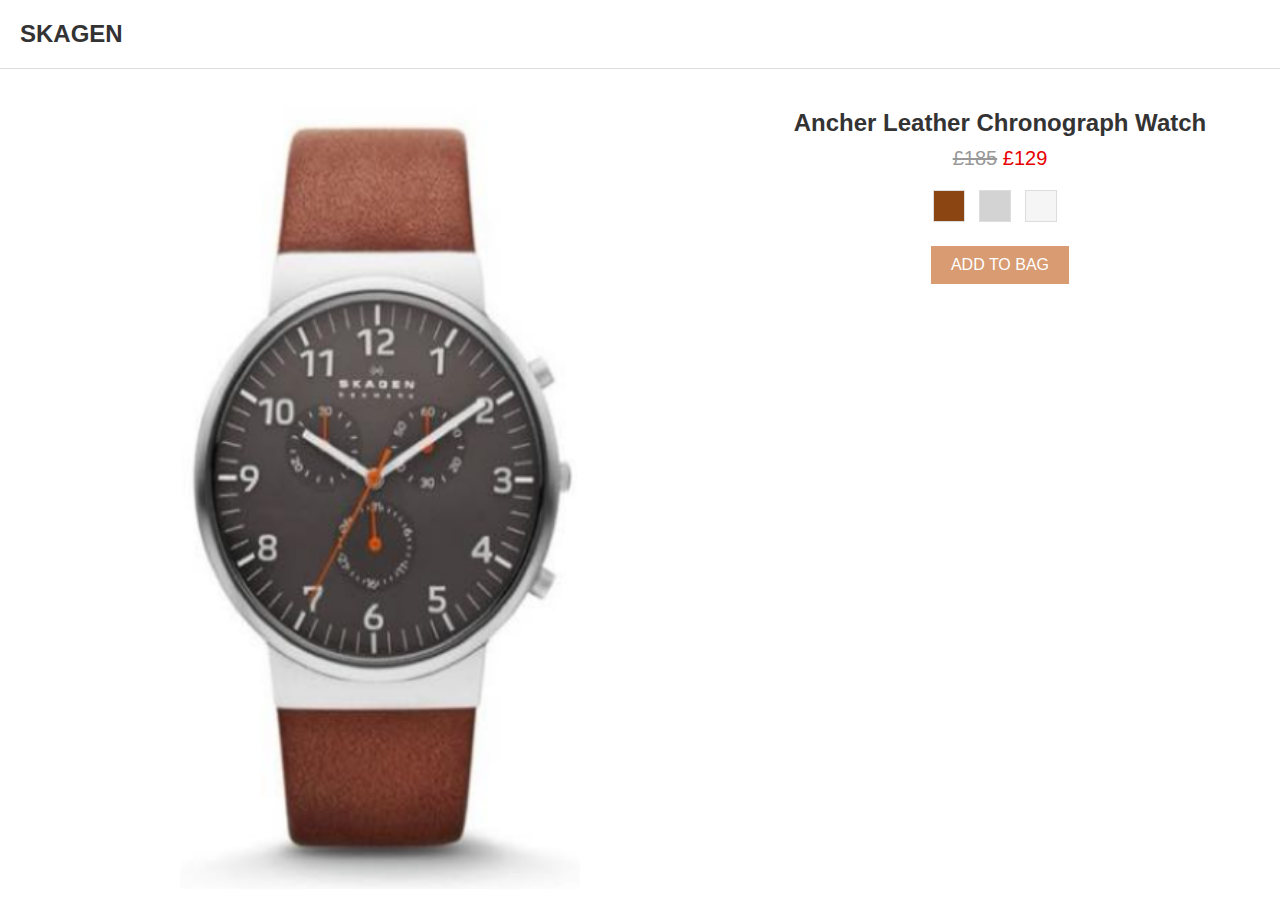
<file: index.html>
<!DOCTYPE html>
<html lang="en">
<head>
    <meta charset="UTF-8">
    <meta name="viewport" content="width=device-width, initial-scale=1.0">
    <title>Document</title>
    <link rel="stylesheet" href="style.css">
</head>
</html>
 <body>
  <div class="header">
   <div class="logo">SKAGEN</div>
   <div class="menu">
   </div>
  </div>
  <div class="container">
   <div class="main-panel">
    <img alt="" height="800" src="1.png" width="400"/>
   </div>
   <div class="right-panel">
    <h1>Ancher Leather Chronograph Watch</h1>
    <div class="price">
     <span class="original-price">£185</span>
     <span class="discounted-price">£129</span>
    </div>
    <div class="color-options">
     <div style="background-color: #8b4513;">
     </div>
     <div style="background-color: #d3d3d3;">
     </div>
     <div style="background-color: #f5f5f5;">
     </div>
    </div>
    <button class="add-to-bag">ADD TO BAG</button>
   </div>
  </div>
 </body>
</html>
</file>
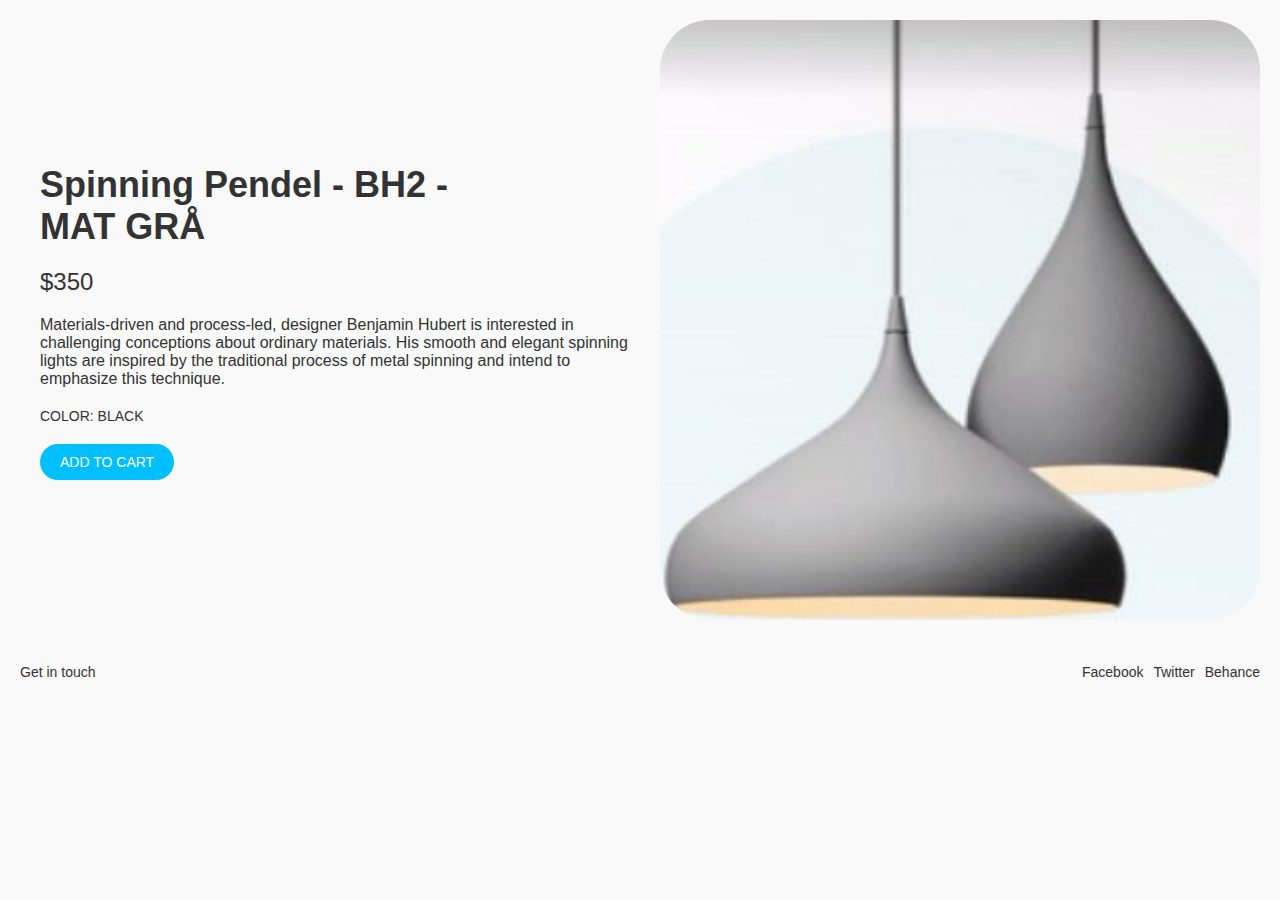
<file: index2.html>
<!DOCTYPE html>
<html lang="en">
<head>
    <meta charset="UTF-8">
    <meta name="viewport" content="width=device-width, initial-scale=1.0">
    <title>Document</title>
    <link rel="stylesheet" href="style2.css">
</head>
</html>
 <body>
  <div class="container">
   <div class="left-section">
    <div class="title">Spinning Pendel - BH2 -<br> MAT GRÅ</div>
    <div class="price">$350</div>
    <div class="description">Materials-driven and process-led, designer Benjamin Hubert is interested in challenging conceptions about ordinary materials. His smooth and elegant spinning lights are inspired by the traditional process of metal spinning and intend to emphasize this technique.</div>
    <div class="color">COLOR: BLACK</div>
    <div class="add-to-cart">
     <button>ADD TO CART</button>
    </div>
   </div>
   <div class="right-section">
    <img alt="" height="600" src="2.png" width="600"/>
   </div>
  </div>
  <div class="footer">
   <div>Get in touch</div>
   <div class="social">
    <a href="#">Facebook</a>
    <a href="#">Twitter</a>
    <a href="#">Behance</a>
   </div>
  </div>
 </body>
</html>
</file>
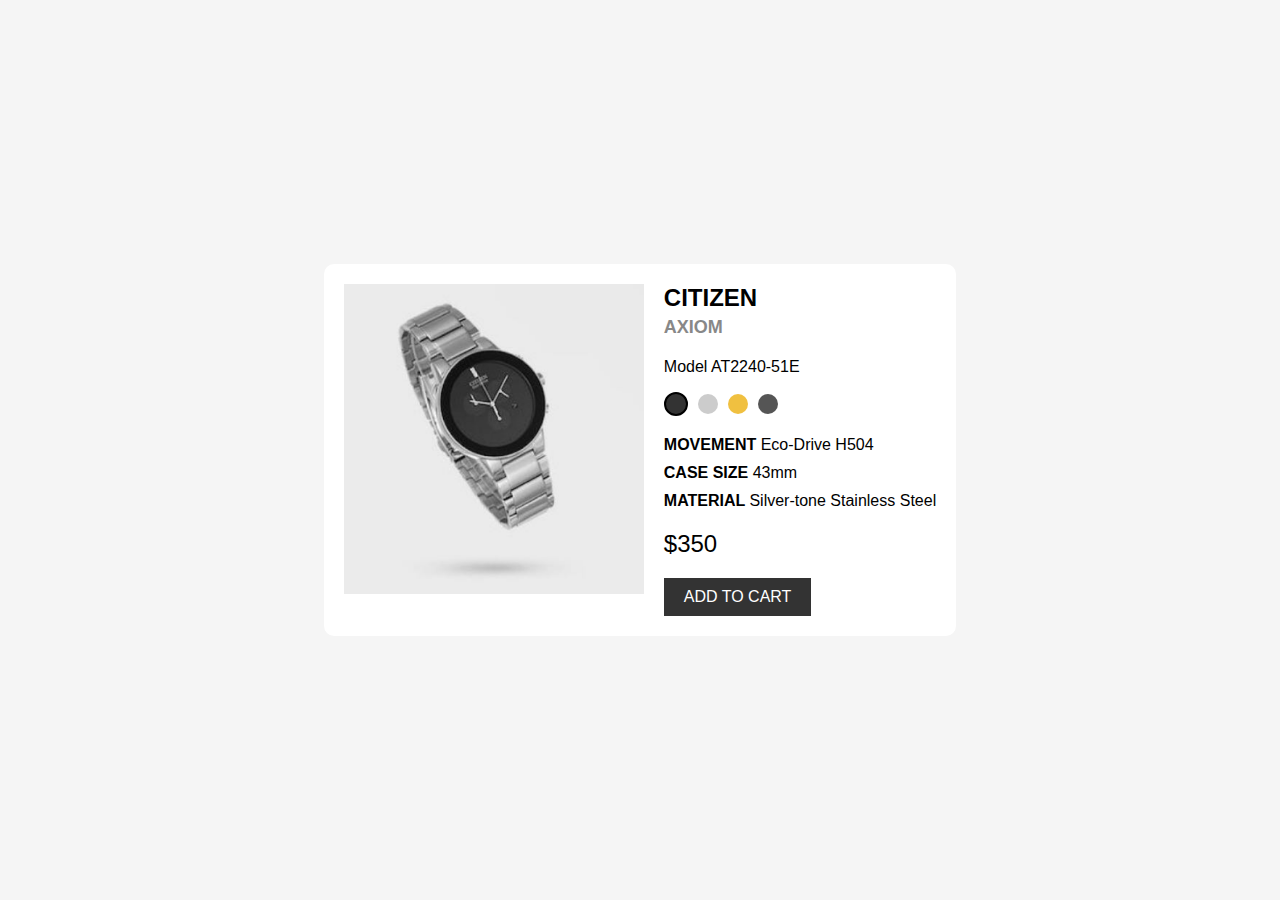
<file: index3.html>
<!DOCTYPE html>
<html lang="en">
<head>
    <meta charset="UTF-8">
    <meta name="viewport" content="width=device-width, initial-scale=1.0">
    <title>Document</title>
    <link rel="stylesheet" href="style3.css">
</head>
</html>
 <body>
  <div class="container">
   <div class="image-section">
    <img alt="" height="300" src="3.png" width="300"/>
   </div>
   <div class="details-section">
    <h1>CITIZEN</h1>
    <h2>AXIOM</h2>
    <p>Model AT2240-51E</p>
    <div class="color-options">
     <div class="color selected" style="background-color: #333;">
     </div>
     <div class="color" style="background-color: #ccc;">
     </div>
     <div class="color" style="background-color: #f0c040;">
     </div>
     <div class="color" style="background-color: #555;">
     </div>
    </div>
    <div class="specs">
     <div><strong>MOVEMENT  </strong>Eco-Drive H504</div>
     <div><strong>CASE SIZE  </strong>43mm</div>
     <div><strong>MATERIAL  </strong>Silver-tone Stainless Steel</div>
    </div>
    <div class="price">$350</div>
    <div class="add-to-cart">
     <button>ADD TO CART</button>
    </div>
   </div>
  </div>
 </body>
</html>
</file>
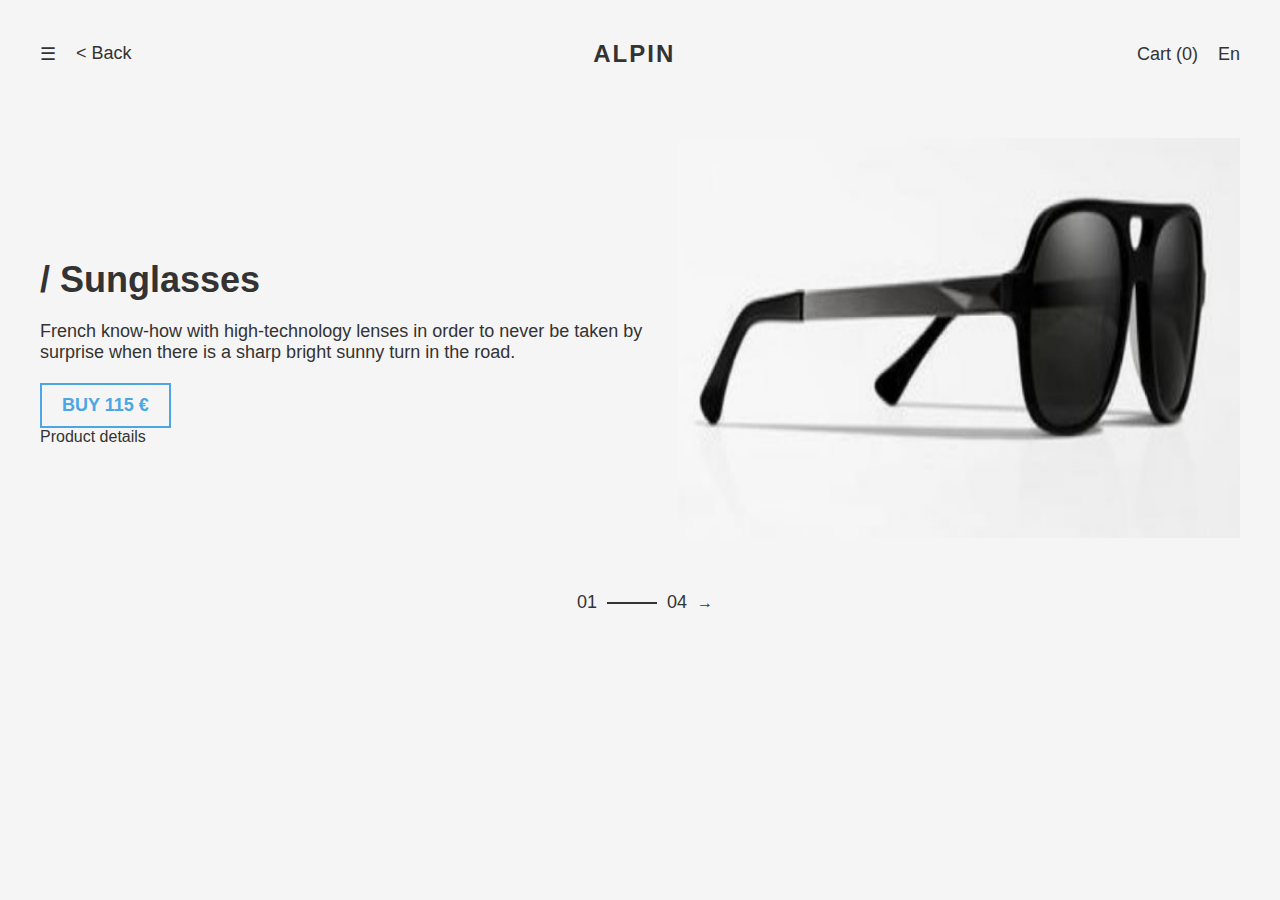
<file: index4.html>
<!DOCTYPE html>
<html lang="en">
<head>
    <meta charset="UTF-8">
    <meta name="viewport" content="width=device-width, initial-scale=1.0">
    <title>Document</title>
    <link rel="stylesheet" href="style4.css">
</head>
</html>
 <body>
  <div class="container">
   <header class="header">
    <ul>
     <li>☰</li>
     <li>< Back</li>
    </ul>
    <div class="logo">ALPIN</div>
    <ul>
     <li>Cart (0)</li>
     <li>En</li>
    </ul>
   </header>
   <section class="product">
    <div class="product-details">
     <h1>/ Sunglasses</h1>
     <p>French know-how with high-technology lenses in order to never be taken by surprise when there is a sharp bright sunny turn in the road.</p>
     <a class="price-button" href="#">BUY 115 €</a>
     <div class="product-details-link">Product details</div>
    </div>
    <div class="product-image">
     <img alt="" height="400" src="4.png" width="600"/>
    </div>
   </section>
   <div class="pagination">
    <span>01</span>
    <div class="line">
    </div>
    <span>04</span>
    <div class="arrow">→</div>
   </div>
  </div>
 </body>
</html>
</file>
<file: style.css>
body {
        text-align: center;
         font-family: 'Arial', sans-serif;
         margin: 0;
         padding: 0;
         background-color: #fff;
         color: #333;
     }
     .container {
         display: flex;
         justify-content: space-between;
         padding: 20px;
     }
     .main-panel {
         width: 60%;
         text-align: center;
     }
     .right-panel {
         width: 40%;
         padding: 20px;
     }
     .right-panel h1 {
         font-size: 24px;
         margin: 0;
     }
     .right-panel .price {
         font-size: 20px;
         margin: 10px 0;
     }
     .right-panel .price .original-price {
         text-decoration: line-through;
         color: #999;
     }
     .right-panel .price .discounted-price {
         color: #e60000;
     }
     .right-panel .color-options {
         margin: 20px 0;
     }
     .right-panel .color-options div {
         display: inline-block;
         width: 30px;
         height: 30px;
         margin-right: 10px;
         border: 1px solid #ddd;
     }
     .right-panel .add-to-bag {
         background-color: #d89b72;
         color: #fff;
         padding: 10px 20px;
         border: none;
         cursor: pointer;
         font-size: 16px;
     }
     .right-panel .share {
         margin-top: 20px;
     }
     .header {
         display: flex;
         justify-content: space-between;
         padding: 20px;
         border-bottom: 1px solid #ddd;
     }
     .header .logo {
         font-size: 24px;
         font-weight: bold;
     }
     .header .menu {
         display: flex;
         align-items: center;
     }
     .header .menu i {
         margin-left: 20px;
     }
</file>
<file: style2.css>
body {
        font-family: 'Franklin Gothic Medium', 'Arial Narrow', Arial, sans-serif;
         margin: 0;
         padding: 0;
         background-color: #f9f9f9;
         color: #333;
     }
     .container {
         display: flex;
         justify-content: space-between;
         align-items: center;
         padding: 20px;
     }
     .left-section {
         width: 50%;
         padding: 20px;
     }
     .right-section {
         width: 50%;
         text-align: center;
     }
     .right-section img {
        border-radius: 50px;
     }
     .title {
         font-size: 36px;
         font-weight: bold;
         margin-bottom: 20px;
     }
     .price {
         font-size: 24px;
         margin-bottom: 20px;
     }
     .description {
         font-size: 16px;
         margin-bottom: 20px;
     }
     .color {
         font-size: 14px;
         margin-bottom: 20px;
     }
     .add-to-cart {
         display: flex;
         align-items: center;
     }
     .add-to-cart button {
        border-radius: 25px;
         background-color: #00bfff;
         color: white;
         border: none;
         padding: 10px 20px;
         font-size: 14px;
         margin-right: 10px;
     }
     .footer {
         display: flex;
         justify-content: space-between;
         padding: 20px;
         font-size: 14px;
     }
     .footer .social {
         display: flex;
         gap: 10px;
     }
     .footer .social a {
         color: #333;
         text-decoration: none;
     }
</file>
<file: style3.css>
body {
         font-family: Arial, sans-serif;
         background-color: #f5f5f5;
         margin: 0;
         padding: 0;
         display: flex;
         justify-content: center;
         align-items: center;
         height: 100vh;
     }
     .container {
         display: flex;
         background-color: #fff;
         padding: 20px;
         border-radius: 10px;
     }
     .image-section {
         display: flex;
         flex-direction: column;
         align-items: center;
         margin-right: 20px;
     }
     .image-section img {
         width: 300px;
         height: auto;
     }
     .details-section h1 {
         font-size: 24px;
         margin: 0;
     }
     .details-section h2 {
         font-size: 18px;
         color: #888;
         margin: 5px 0 20px;
     }
     .details-section .color-options {
         display: flex;
         align-items: center;
         margin-bottom: 20px;
     }
     .color-options div {
         width: 20px;
         height: 20px;
         border-radius: 50%;
         margin-right: 10px;
     }
     .color-options .selected {
         border: 2px solid #000;
     }
     .details-section .specs {
         margin-bottom: 20px;
     }
     .specs div {
         margin-bottom: 10px;
     }
     .details-section .price {
         font-size: 24px;
         margin-bottom: 20px;
     }
     .details-section .add-to-cart {
         display: flex;
         align-items: center;
     }
     .add-to-cart button {
         background-color: #333;
         color: #fff;
         border: none;
         padding: 10px 20px;
         font-size: 16px;
         margin-right: 10px;
     }
</file>
<file: style4.css>
body {
         font-family: Arial, sans-serif;
         margin: 0;
         padding: 0;
         background-color: #f5f5f5;
         color: #333;
     }
     .container {
         max-width: 1200px;
         margin: 0 auto;
         padding: 20px;
     }
     .header {
         display: flex;
         justify-content: space-between;
         align-items: center;
         padding: 20px 0;
     }
     .header ul {
         list-style: none;
         padding: 0;
         margin: 0;
         display: flex;
         gap: 20px;
     }
     .header li {
         font-size: 18px;
         color: #333;
     }
     .header .logo {
         font-size: 24px;
         font-weight: bold;
         letter-spacing: 2px;
     }
     .product {
         display: flex;
         justify-content: space-between;
         align-items: center;
         margin-top: 50px;
     }
     .product-details h1 {
         font-size: 36px;
         font-weight: bold;
         margin-bottom: 20px;
     }
     .product-details p {
         font-size: 18px;
         margin-bottom: 20px;
     }
     .product-details .price-button {
         display: inline-block;
         padding: 10px 20px;
         border: 2px solid #4ca6e3;
         color: #4ca6e3;
         text-decoration: none;
         font-size: 18px;
         font-weight: bold;
     }
     .product-image {
         max-width: 600px;
     }
     .product-image img {
         width: 100%;
     }
     .pagination {
         display: flex;
         justify-content: center;
         align-items: center;
         margin-top: 50px;
     }
     .pagination span {
         font-size: 18px;
         margin: 0 10px;
     }
     .pagination .line {
         width: 50px;
         height: 2px;
         background-color: #333;
     }
</file>
